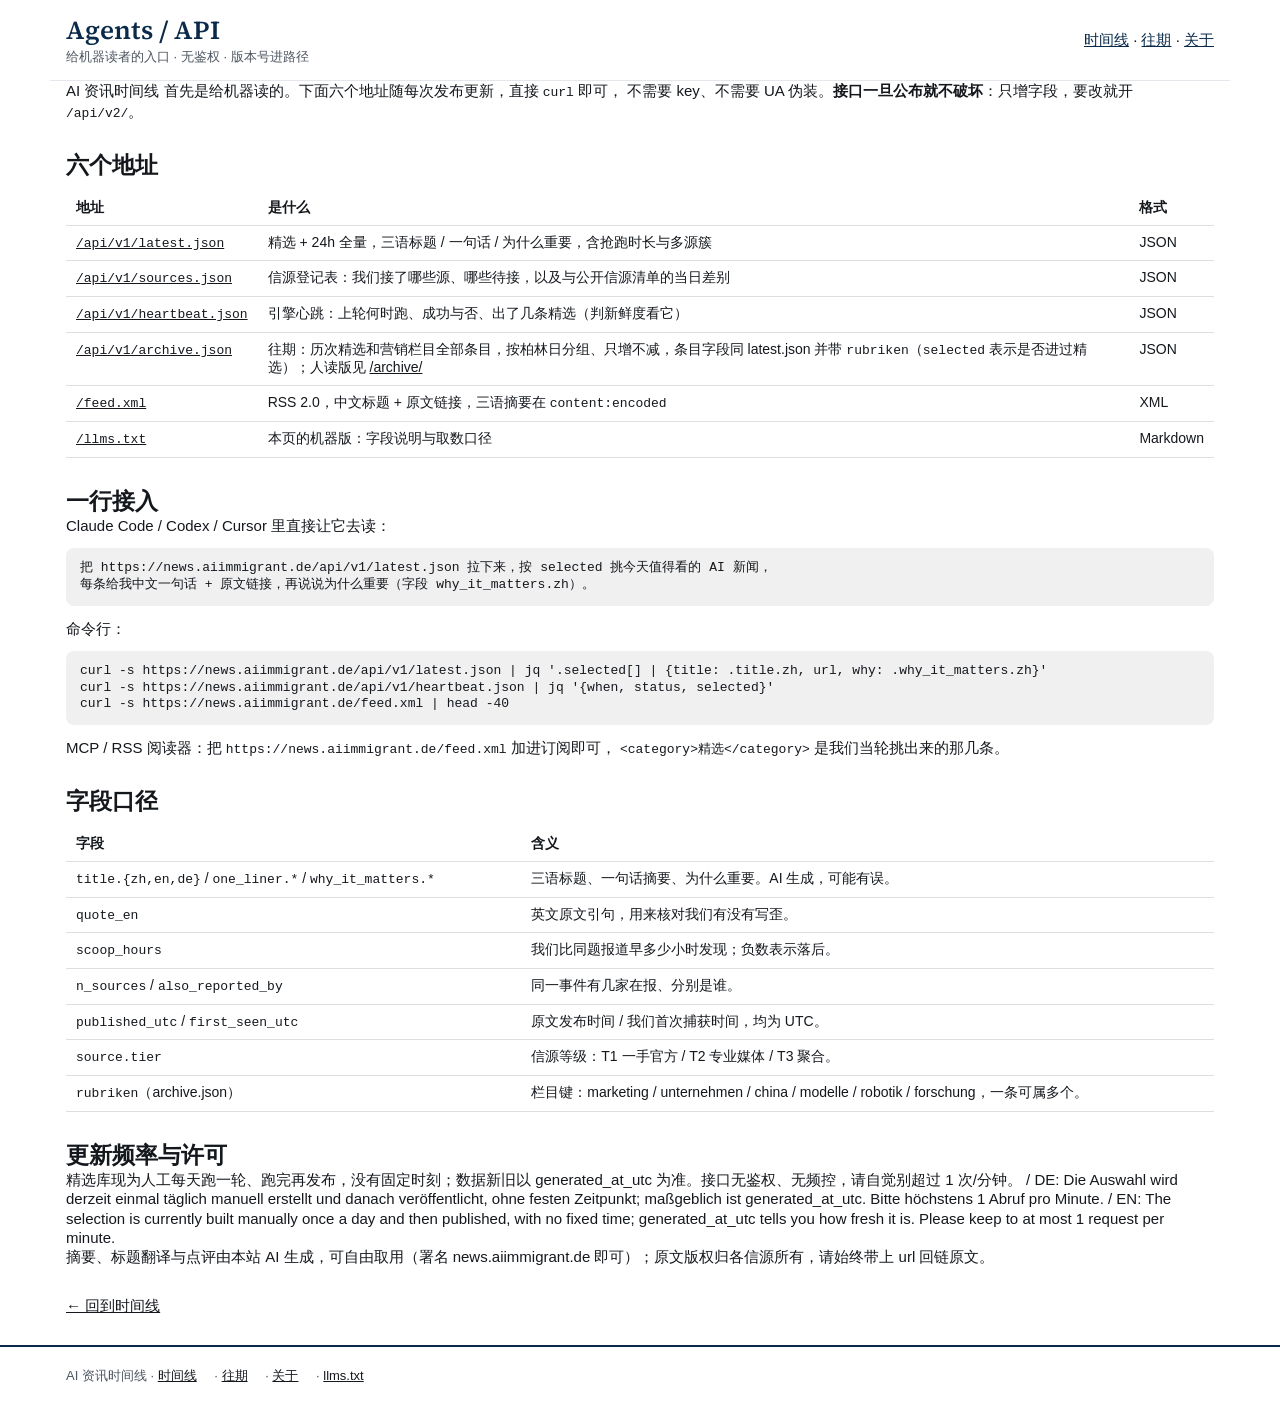
<file: agents/index.html>
<!doctype html>
<html lang="zh-CN">
<head>
<meta charset="utf-8">
<meta name="viewport" content="width=device-width, initial-scale=1, viewport-fit=cover">
<script>(function(){var r=document.documentElement;r.className+=" js";try{if(localStorage.getItem("kin-theme")==="dark")r.setAttribute("data-theme","dark")}catch(e){}})();</script>
<title>Agents / API · AI 资讯时间线</title>
<meta name="description" content="AI 资讯时间线 给 LLM 与 agent 的接口：RSS、JSON API、llms.txt，无需鉴权。">
<link rel="canonical" href="https://news.aiimmigrant.de/agents/">
<link rel="stylesheet" href="/assets/style.css">
<link rel="alternate" type="application/rss+xml" title="AI 资讯时间线" href="/feed.xml">
<style>
.api table { width:100%; border-collapse:collapse; font-size:14px; margin:10px 0 22px; }
.api th,.api td { text-align:left; padding:8px 10px; border-bottom:1px solid rgba(128,128,128,.25); vertical-align:top; }
.api code, .api pre { font-family: ui-monospace, SFMono-Regular, Menlo, monospace; font-size:13px; }
.api pre { padding:12px 14px; border-radius:8px; overflow-x:auto; background:rgba(128,128,128,.12); }
.api h2 { margin-top:30px; }
</style>
</head>
<body>
<header class="site container">
  <div>
    <h1>Agents / API</h1>
    <p class="tagline">给机器读者的入口 · 无鉴权 · 版本号进路径</p>
  </div>
  <nav><a href="/">时间线</a> · <a href="/archive/">往期</a> · <a href="/about.html">关于</a></nav>
</header>

<main class="container api" id="main">
  <p>AI 资讯时间线 首先是给机器读的。下面六个地址随每次发布更新，直接 <code>curl</code> 即可，
  不需要 key、不需要 UA 伪装。<strong>接口一旦公布就不破坏</strong>：只增字段，要改就开 <code>/api/v2/</code>。</p>

  <h2>六个地址</h2>
  <table>
    <tr><th>地址</th><th>是什么</th><th>格式</th></tr>
    <tr><td><a href="/api/v1/latest.json"><code>/api/v1/latest.json</code></a></td>
        <td>精选 + 24h 全量，三语标题 / 一句话 / 为什么重要，含抢跑时长与多源簇</td><td>JSON</td></tr>
    <tr><td><a href="/api/v1/sources.json"><code>/api/v1/sources.json</code></a></td>
        <td>信源登记表：我们接了哪些源、哪些待接，以及与公开信源清单的当日差别</td><td>JSON</td></tr>
    <tr><td><a href="/api/v1/heartbeat.json"><code>/api/v1/heartbeat.json</code></a></td>
        <td>引擎心跳：上轮何时跑、成功与否、出了几条精选（判新鲜度看它）</td><td>JSON</td></tr>
    <tr><td><a href="/api/v1/archive.json"><code>/api/v1/archive.json</code></a></td>
        <td>往期：历次精选和营销栏目全部条目，按柏林日分组、只增不减，条目字段同 latest.json 并带 <code>rubriken</code>（<code>selected</code> 表示是否进过精选）；人读版见 <a href="/archive/">/archive/</a></td><td>JSON</td></tr>
    <tr><td><a href="/feed.xml"><code>/feed.xml</code></a></td>
        <td>RSS 2.0，中文标题 + 原文链接，三语摘要在 <code>content:encoded</code></td><td>XML</td></tr>
    <tr><td><a href="/llms.txt"><code>/llms.txt</code></a></td>
        <td>本页的机器版：字段说明与取数口径</td><td>Markdown</td></tr>
  </table>

  <h2>一行接入</h2>
  <p>Claude Code / Codex / Cursor 里直接让它去读：</p>
  <pre>把 https://news.aiimmigrant.de/api/v1/latest.json 拉下来，按 selected 挑今天值得看的 AI 新闻，
每条给我中文一句话 + 原文链接，再说说为什么重要（字段 why_it_matters.zh）。</pre>
  <p>命令行：</p>
  <pre>curl -s https://news.aiimmigrant.de/api/v1/latest.json | jq '.selected[] | {title: .title.zh, url, why: .why_it_matters.zh}'
curl -s https://news.aiimmigrant.de/api/v1/heartbeat.json | jq '{when, status, selected}'
curl -s https://news.aiimmigrant.de/feed.xml | head -40</pre>
  <p>MCP / RSS 阅读器：把 <code>https://news.aiimmigrant.de/feed.xml</code> 加进订阅即可，
  <code>&lt;category&gt;精选&lt;/category&gt;</code> 是我们当轮挑出来的那几条。</p>

  <h2>字段口径</h2>
  <table>
    <tr><th>字段</th><th>含义</th></tr>
    <tr><td><code>title.{zh,en,de}</code> / <code>one_liner.*</code> / <code>why_it_matters.*</code></td>
        <td>三语标题、一句话摘要、为什么重要。AI 生成，可能有误。</td></tr>
    <tr><td><code>quote_en</code></td><td>英文原文引句，用来核对我们有没有写歪。</td></tr>
    <tr><td><code>scoop_hours</code></td><td>我们比同题报道早多少小时发现；负数表示落后。</td></tr>
    <tr><td><code>n_sources</code> / <code>also_reported_by</code></td><td>同一事件有几家在报、分别是谁。</td></tr>
    <tr><td><code>published_utc</code> / <code>first_seen_utc</code></td><td>原文发布时间 / 我们首次捕获时间，均为 UTC。</td></tr>
    <tr><td><code>source.tier</code></td><td>信源等级：T1 一手官方 / T2 专业媒体 / T3 聚合。</td></tr>
    <tr><td><code>rubriken</code>（archive.json）</td><td>栏目键：marketing / unternehmen / china / modelle / robotik / forschung，一条可属多个。</td></tr>
  </table>

  <h2>更新频率与许可</h2>
  <p>精选库现为人工每天跑一轮、跑完再发布，没有固定时刻；数据新旧以 generated_at_utc 为准。接口无鉴权、无频控，请自觉别超过 1 次/分钟。 / DE: Die Auswahl wird derzeit einmal täglich manuell erstellt und danach veröffentlicht, ohne festen Zeitpunkt; maßgeblich ist generated_at_utc. Bitte höchstens 1 Abruf pro Minute. / EN: The selection is currently built manually once a day and then published, with no fixed time; generated_at_utc tells you how fresh it is. Please keep to at most 1 request per minute.</p>
  <p>摘要、标题翻译与点评由本站 AI 生成，可自由取用（署名 news.aiimmigrant.de 即可）；原文版权归各信源所有，请始终带上 url 回链原文。</p>
  <p style="margin-top:30px"><a href="/">← 回到时间线</a></p>
</main>

<footer>
  <div class="container">
    <div class="links">AI 资讯时间线 · <a href="/">时间线</a> · <a href="/archive/">往期</a> · <a href="/about.html">关于</a> · <a href="/llms.txt">llms.txt</a></div>
  </div>
</footer>
</body>
</html>
</file>
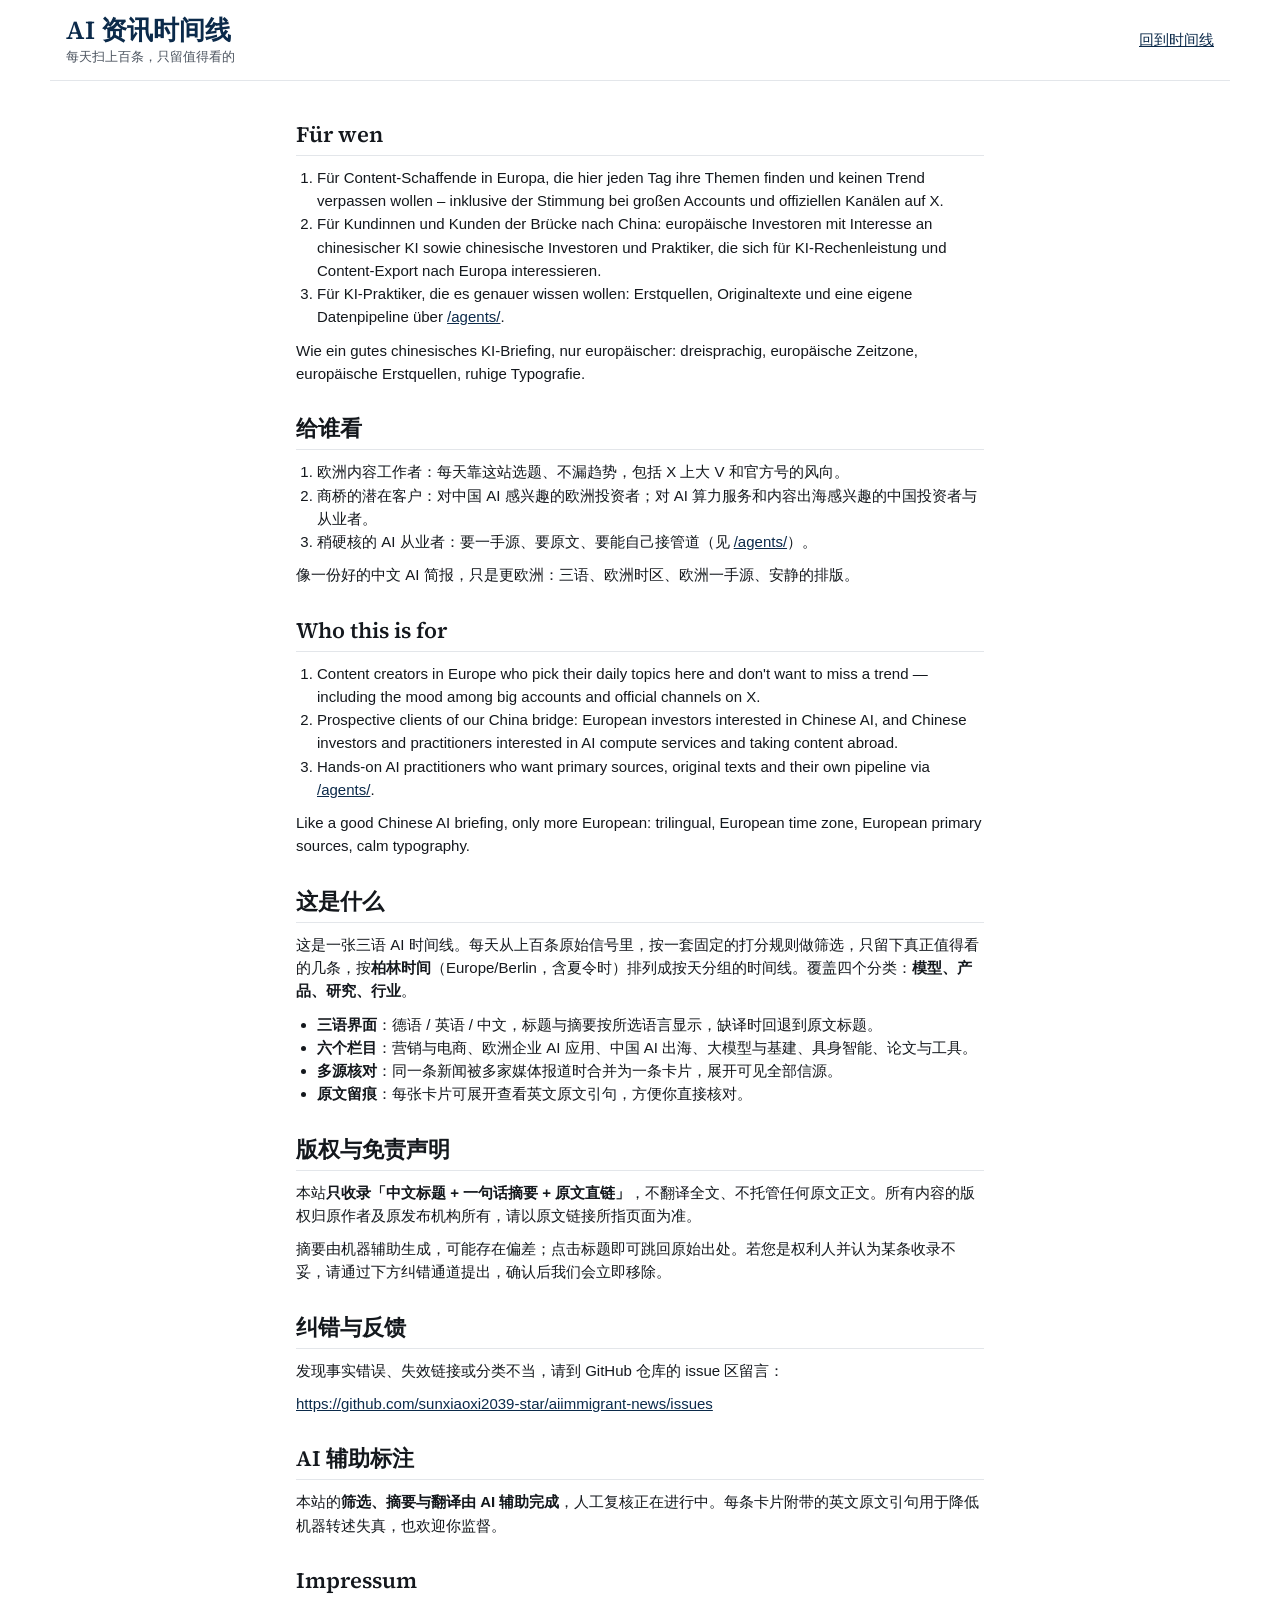
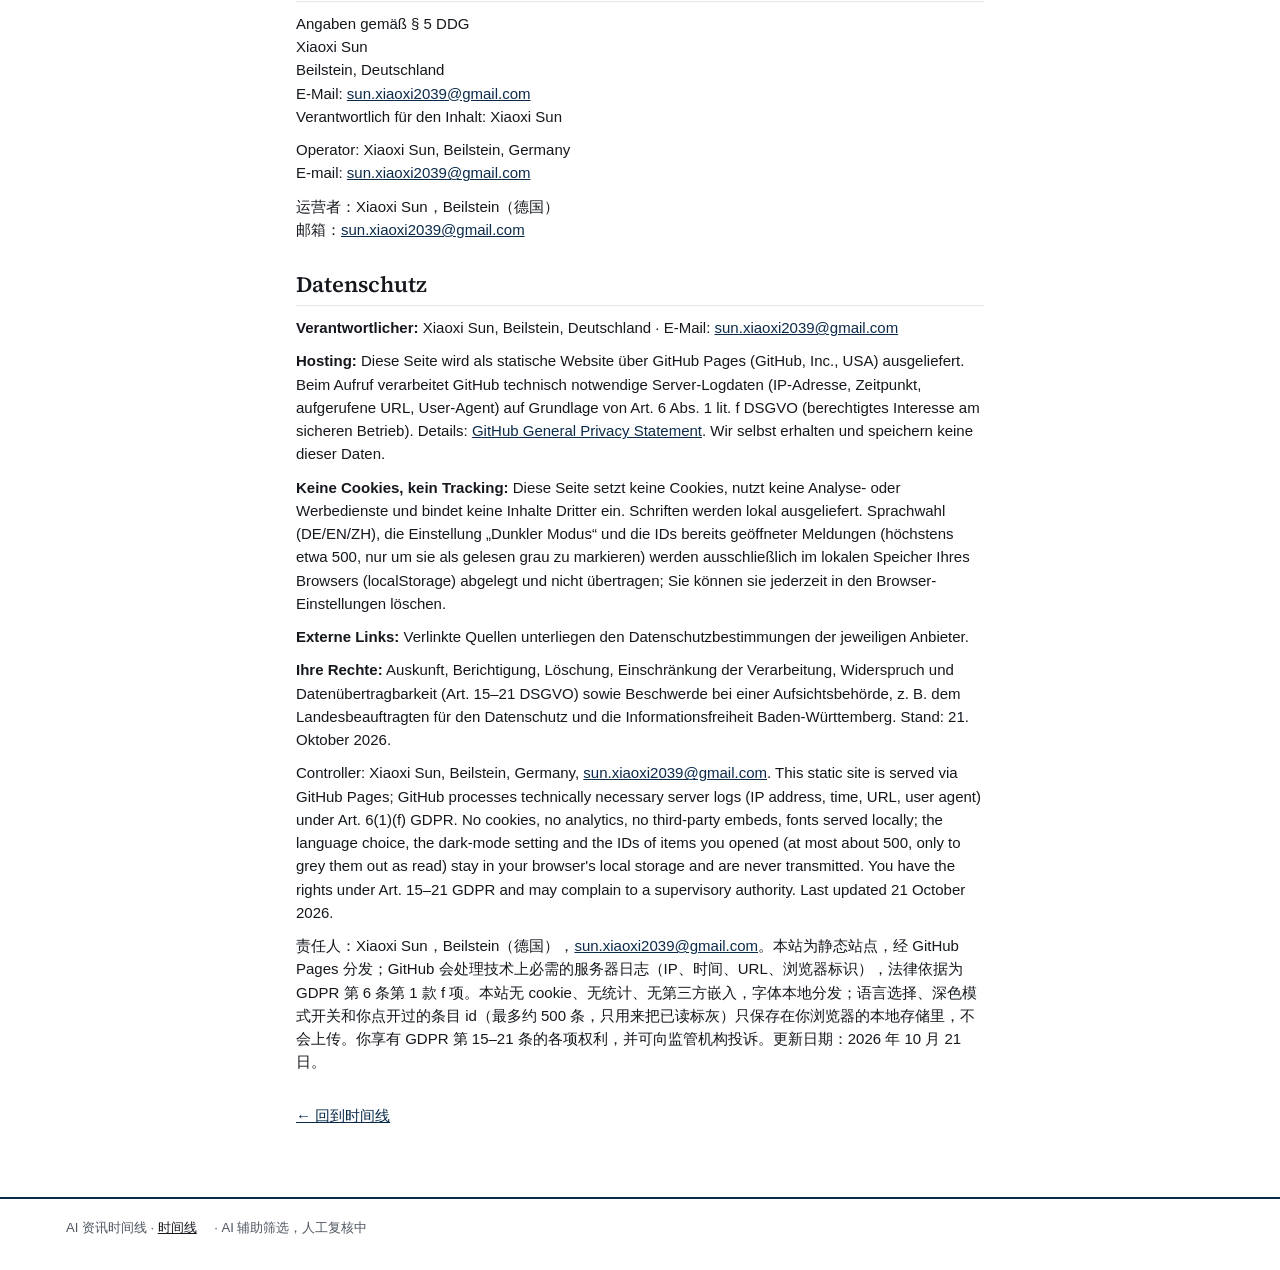
<file: about.html>
<!doctype html>
<html lang="zh-CN">
<head>
<meta charset="utf-8">
<meta name="viewport" content="width=device-width, initial-scale=1, viewport-fit=cover">
<script>(function(){var r=document.documentElement;r.className+=" js";try{if(localStorage.getItem("kin-theme")==="dark")r.setAttribute("data-theme","dark")}catch(e){}})();</script>
<title>KI-Nachrichten · Was heute in der KI zählt</title>
<meta name="description" content="给中文读者的 AI 时间线：模型 / 产品 / 研究 / 行业，按柏林时间排列，标注抢跑时长与多源报道，每条卡片可展开核对英文原文引句。">
<link rel="canonical" href="https://news.aiimmigrant.de/">
<meta property="og:site_name" content="AI 资讯时间线">
<meta property="og:title" content="KI-Nachrichten · Was heute in der KI zählt">
<meta property="og:description" content="给中文读者的 AI 时间线：模型 / 产品 / 研究 / 行业，按柏林时间排列，标注抢跑时长与多源报道，每条卡片可展开核对英文原文引句。">
<link rel="stylesheet" href="assets/style.css">
<link rel="alternate" type="application/rss+xml" title="AI 资讯时间线" href="/feed.xml">
<link rel="alternate" type="application/json" title="AI 资讯时间线 · API v1" href="/api/v1/latest.json">
</head>
<body>

<header class="site container">
  <div>
    <h1>AI 资讯时间线</h1>
    <p class="tagline">每天扫上百条，只留值得看的</p>
  </div>
  <nav><a href="index.html">回到时间线</a></nav>
</header>

<main class="prose">
  <section id="fuer-wen">
  <h2 lang="de">Für wen</h2>
  <ol lang="de">
    <li>Für Content-Schaffende in Europa, die hier jeden Tag ihre Themen finden und keinen Trend verpassen wollen – inklusive der Stimmung bei großen Accounts und offiziellen Kanälen auf X.</li>
    <li>Für Kundinnen und Kunden der Brücke nach China: europäische Investoren mit Interesse an chinesischer KI sowie chinesische Investoren und Praktiker, die sich für KI-Rechenleistung und Content-Export nach Europa interessieren.</li>
    <li>Für KI-Praktiker, die es genauer wissen wollen: Erstquellen, Originaltexte und eine eigene Datenpipeline über <a href="agents/">/agents/</a>.</li>
  </ol>
  <p lang="de">Wie ein gutes chinesisches KI-Briefing, nur europäischer: dreisprachig, europäische Zeitzone, europäische Erstquellen, ruhige Typografie.</p>

  <h2>给谁看</h2>
  <ol>
    <li>欧洲内容工作者：每天靠这站选题、不漏趋势，包括 X 上大 V 和官方号的风向。</li>
    <li>商桥的潜在客户：对中国 AI 感兴趣的欧洲投资者；对 AI 算力服务和内容出海感兴趣的中国投资者与从业者。</li>
    <li>稍硬核的 AI 从业者：要一手源、要原文、要能自己接管道（见 <a href="agents/">/agents/</a>）。</li>
  </ol>
  <p>像一份好的中文 AI 简报，只是更欧洲：三语、欧洲时区、欧洲一手源、安静的排版。</p>

  <h2 lang="en">Who this is for</h2>
  <ol lang="en">
    <li>Content creators in Europe who pick their daily topics here and don't want to miss a trend — including the mood among big accounts and official channels on X.</li>
    <li>Prospective clients of our China bridge: European investors interested in Chinese AI, and Chinese investors and practitioners interested in AI compute services and taking content abroad.</li>
    <li>Hands-on AI practitioners who want primary sources, original texts and their own pipeline via <a href="agents/">/agents/</a>.</li>
  </ol>
  <p lang="en">Like a good Chinese AI briefing, only more European: trilingual, European time zone, European primary sources, calm typography.</p>
  </section>

  <h2>这是什么</h2>
  <p>这是一张三语 AI 时间线。每天从上百条原始信号里，按一套固定的打分规则做筛选，只留下真正值得看的几条，按<strong>柏林时间</strong>（Europe/Berlin，含夏令时）排列成按天分组的时间线。覆盖四个分类：<strong>模型、产品、研究、行业</strong>。</p>
  <ul>
    <li><strong>三语界面</strong>：德语 / 英语 / 中文，标题与摘要按所选语言显示，缺译时回退到原文标题。</li>
    <li><strong>六个栏目</strong>：营销与电商、欧洲企业 AI 应用、中国 AI 出海、大模型与基建、具身智能、论文与工具。</li>
    <li><strong>多源核对</strong>：同一条新闻被多家媒体报道时合并为一条卡片，展开可见全部信源。</li>
    <li><strong>原文留痕</strong>：每张卡片可展开查看英文原文引句，方便你直接核对。</li>
  </ul>

  <h2>版权与免责声明</h2>
  <p>本站<strong>只收录「中文标题 + 一句话摘要 + 原文直链」</strong>，不翻译全文、不托管任何原文正文。所有内容的版权归原作者及原发布机构所有，请以原文链接所指页面为准。</p>
  <p>摘要由机器辅助生成，可能存在偏差；点击标题即可跳回原始出处。若您是权利人并认为某条收录不妥，请通过下方纠错通道提出，确认后我们会立即移除。</p>

  <h2>纠错与反馈</h2>
  <p>发现事实错误、失效链接或分类不当，请到 GitHub 仓库的 issue 区留言：</p>
  <p><a href="https://github.com/sunxiaoxi2039-star/aiimmigrant-news/issues" target="_blank" rel="noopener noreferrer">https://github.com/sunxiaoxi2039-star/aiimmigrant-news/issues</a></p>

  <h2>AI 辅助标注</h2>
  <p>本站的<strong>筛选、摘要与翻译由 AI 辅助完成</strong>，人工复核正在进行中。每条卡片附带的英文原文引句用于降低机器转述失真，也欢迎你监督。</p>

  <h2 id="impressum">Impressum</h2>
  <p lang="de">Angaben gemäß § 5 DDG<br>Xiaoxi Sun<br>Beilstein, Deutschland<br>E-Mail: <a href="mailto:sun.xiaoxi2039@gmail.com">sun.xiaoxi2039@gmail.com</a><br>Verantwortlich für den Inhalt: Xiaoxi Sun</p>
  <p lang="en">Operator: Xiaoxi Sun, Beilstein, Germany<br>E-mail: <a href="mailto:sun.xiaoxi2039@gmail.com">sun.xiaoxi2039@gmail.com</a></p>
  <p>运营者：Xiaoxi Sun，Beilstein（德国）<br>邮箱：<a href="mailto:sun.xiaoxi2039@gmail.com">sun.xiaoxi2039@gmail.com</a></p>

  <h2 id="datenschutz">Datenschutz</h2>
  <p lang="de"><strong>Verantwortlicher:</strong> Xiaoxi Sun, Beilstein, Deutschland · E-Mail: <a href="mailto:sun.xiaoxi2039@gmail.com">sun.xiaoxi2039@gmail.com</a></p>
  <p lang="de"><strong>Hosting:</strong> Diese Seite wird als statische Website über GitHub Pages (GitHub, Inc., USA) ausgeliefert. Beim Aufruf verarbeitet GitHub technisch notwendige Server-Logdaten (IP-Adresse, Zeitpunkt, aufgerufene URL, User-Agent) auf Grundlage von Art. 6 Abs. 1 lit. f DSGVO (berechtigtes Interesse am sicheren Betrieb). Details: <a href="https://docs.github.com/site-policy/privacy-policies/github-general-privacy-statement" rel="noopener">GitHub General Privacy Statement</a>. Wir selbst erhalten und speichern keine dieser Daten.</p>
  <p lang="de"><strong>Keine Cookies, kein Tracking:</strong> Diese Seite setzt keine Cookies, nutzt keine Analyse- oder Werbedienste und bindet keine Inhalte Dritter ein. Schriften werden lokal ausgeliefert. Sprachwahl (DE/EN/ZH), die Einstellung „Dunkler Modus“ und die IDs bereits geöffneter Meldungen (höchstens etwa 500, nur um sie als gelesen grau zu markieren) werden ausschließlich im lokalen Speicher Ihres Browsers (localStorage) abgelegt und nicht übertragen; Sie können sie jederzeit in den Browser-Einstellungen löschen.</p>
  <p lang="de"><strong>Externe Links:</strong> Verlinkte Quellen unterliegen den Datenschutzbestimmungen der jeweiligen Anbieter.</p>
  <p lang="de"><strong>Ihre Rechte:</strong> Auskunft, Berichtigung, Löschung, Einschränkung der Verarbeitung, Widerspruch und Datenübertragbarkeit (Art. 15–21 DSGVO) sowie Beschwerde bei einer Aufsichtsbehörde, z. B. dem Landesbeauftragten für den Datenschutz und die Informationsfreiheit Baden-Württemberg. Stand: 21. Oktober 2026.</p>
  <p lang="en">Controller: Xiaoxi Sun, Beilstein, Germany, <a href="mailto:sun.xiaoxi2039@gmail.com">sun.xiaoxi2039@gmail.com</a>. This static site is served via GitHub Pages; GitHub processes technically necessary server logs (IP address, time, URL, user agent) under Art. 6(1)(f) GDPR. No cookies, no analytics, no third-party embeds, fonts served locally; the language choice, the dark-mode setting and the IDs of items you opened (at most about 500, only to grey them out as read) stay in your browser's local storage and are never transmitted. You have the rights under Art. 15–21 GDPR and may complain to a supervisory authority. Last updated 21 October 2026.</p>
  <p>责任人：Xiaoxi Sun，Beilstein（德国），<a href="mailto:sun.xiaoxi2039@gmail.com">sun.xiaoxi2039@gmail.com</a>。本站为静态站点，经 GitHub Pages 分发；GitHub 会处理技术上必需的服务器日志（IP、时间、URL、浏览器标识），法律依据为 GDPR 第 6 条第 1 款 f 项。本站无 cookie、无统计、无第三方嵌入，字体本地分发；语言选择、深色模式开关和你点开过的条目 id（最多约 500 条，只用来把已读标灰）只保存在你浏览器的本地存储里，不会上传。你享有 GDPR 第 15–21 条的各项权利，并可向监管机构投诉。更新日期：2026 年 10 月 21 日。</p>

  <p style="margin-top:30px"><a href="index.html">← 回到时间线</a></p>
</main>

<footer>
  <div class="container">
    <div class="links">AI 资讯时间线 · <a href="index.html">时间线</a> · AI 辅助筛选，人工复核中</div>
  </div>
</footer>
</body>
</html>
</file>
<file: assets/style.css>
/* AI 资讯时间线 · 样式（生成器产出，勿手改：generator/build.py）
   版式 A「报纸版」（2026-10-21 店主选定）：单一品牌色 + 黑白灰，细分隔线，衬线标题。
   颜色全部在 token 里；默认白色，深色只由 [data-theme="dark"] 触发，不跟系统自动切换。 */
@font-face {
  font-family: "SiteSerif";
  src: url("fonts/SourceSerif4.woff2") format("woff2");
  font-weight: 400 700; font-style: normal; font-display: swap;
}

/* ===== 1. token ===== */
:root {
  color-scheme: light;
  --bg: #fff; --fg: #14181d; --muted: #4d5560; --faint: #69727d;
  --line: #e3e6ea; --line-2: #c5cbd2; --hover: #f3f5f7;
  --brand: #0b2a4a; --brand-rgb: 11 42 74;
  --ok: #1b7f4c; --idle: #99a1aa; --focus: #0b2a4a;
  --serif: "SiteSerif", "Iowan Old Style", "Palatino Linotype", Palatino, "Songti SC", "Noto Serif CJK SC", "Source Han Serif SC", Georgia, "Times New Roman", serif;
  --sans: -apple-system, BlinkMacSystemFont, "Segoe UI", Roboto, "Helvetica Neue", Arial, "PingFang SC", "Hiragino Sans GB", "Microsoft YaHei", "Noto Sans CJK SC", sans-serif;
  /* 旧名别名：关于页 / 404 / agents 页沿用 */
  --ink: var(--fg); --sub: var(--muted); --soft: var(--hover);
}
:root[data-theme="dark"] {
  color-scheme: dark;
  --bg: #0f1318; --fg: #e8ebef; --muted: #b3bbc5; --faint: #8c95a0;
  --line: #262c35; --line-2: #3b434e; --hover: #171c23;
  --brand: #8fb4dc; --brand-rgb: 143 180 220;
  --ok: #4cc38a; --idle: #6c7580; --focus: #8fb4dc;
}

/* ===== 2. 共用：重置与部件 ===== */
*, *::before, *::after { box-sizing: border-box; }
html { -webkit-text-size-adjust: 100%; text-size-adjust: 100%; scroll-padding-top: 100px; }
body { margin: 0; background: var(--bg); color: var(--fg); font-family: var(--sans); font-size: 15px; line-height: 1.28; overflow-x: hidden; }
[hidden] { display: none !important; }
html:not(.js) .js-only { display: none !important; }
a { color: inherit; }
button, input { font: inherit; color: inherit; }
button { cursor: pointer; }
ul, ol { margin: 0; padding: 0; list-style: none; }
h1, h2, h3, h4, p { margin: 0; }
:focus-visible { outline: 2px solid var(--focus); outline-offset: 2px; }
.sheet { padding-left: max(16px, env(safe-area-inset-left, 0px)); padding-right: max(16px, env(safe-area-inset-right, 0px));
  padding-top: max(8px, env(safe-area-inset-top, 0px)); padding-bottom: max(40px, calc(24px + env(safe-area-inset-bottom, 0px))); overflow-x: clip; }
.wrap { max-width: 1180px; margin-inline: auto; min-width: 0; }
.container { max-width: 1180px; margin: 0 auto; padding: 0 16px; }

.seg { display: inline-flex; gap: 2px; min-width: 0; }
.seg button { background: none; border: 0; border-bottom: 2px solid transparent; border-radius: 0; padding: 4px 8px; min-height: 32px; color: var(--muted); font-size: 13px; font-weight: 600; }
.seg button:hover { color: var(--fg); }
.seg button[aria-pressed="true"] { color: var(--fg); border-bottom-color: var(--brand); }

/* ① 顶栏（窄屏：报头 / 日期 / 工具三行；≥640 两行；≥960 一行） */
.topbar { position: sticky; top: 0; z-index: 20; display: grid; align-items: center; column-gap: 12px; row-gap: 2px;
  grid-template-columns: minmax(0, 1fr); grid-template-areas: "mark" "meta" "tools";
  padding-block: 8px; background: var(--bg); border-top: 1px solid var(--fg); border-bottom: 1px solid var(--line); }
.wordmark { grid-area: mark; display: block; min-width: 0; text-decoration: none; color: var(--brand); text-align: center;
  font-family: var(--serif); font-weight: 700; font-size: 26px; line-height: 1.05; letter-spacing: -.01em; }
.wordmark:hover { text-decoration: none; }
.wm-main { display: block; }
.wm-sub { display: none; margin-top: 3px; font: 500 10px/1.3 var(--sans); letter-spacing: .14em; text-transform: uppercase; color: var(--faint); }
.tb-meta { grid-area: meta; display: flex; flex-wrap: wrap; align-items: center; justify-content: space-between; gap: 0 10px; min-width: 0; font-size: 12px; color: var(--muted); }
.tb-date { white-space: nowrap; font-variant-numeric: tabular-nums; }
.fresh { display: inline-flex; align-items: center; gap: 5px; white-space: nowrap; }
.dot { display: inline-block; flex: none; width: 7px; height: 7px; border-radius: 50%; background: var(--idle); }
.fresh[data-state="fresh"] .dot { background: var(--ok); }
.tb-tools { grid-area: tools; display: flex; align-items: center; gap: 8px; min-width: 0; }
.search { flex: 1 1 120px; min-width: 0; margin: 0; }
.search input { display: block; width: 100%; min-width: 0; height: 32px; padding: 0 9px; border: 1px solid var(--line-2); border-radius: 3px; background: var(--bg); color: var(--fg); font-size: 14px; -webkit-appearance: none; appearance: none; }
.search input::placeholder { color: var(--faint); }
.icon-btn { flex: none; display: inline-flex; align-items: center; justify-content: center; width: 32px; height: 32px; padding: 0; background: none; border: 1px solid var(--line-2); border-radius: 3px; color: var(--fg); font-size: 16px; line-height: 1; }
.icon-btn:hover { background: var(--hover); }
.icon-btn[aria-pressed="true"] { border-color: var(--brand); color: var(--brand); }
.q-status { margin-top: 10px; font-size: 13px; color: var(--muted); }
.linklike { padding: 0 0 0 8px; background: none; border: 0; color: var(--brand); font-size: inherit; text-decoration: underline; }

/* ② 卡片（全站唯一一种） */
.card { min-width: 0; padding: 13.5px 0; border-bottom: 1px solid var(--line); }
.eyebrow { margin: 0 0 .3em; color: var(--faint); overflow-wrap: anywhere; font-size: 12px; letter-spacing: .02em; }
.eyebrow .cat { color: var(--brand); font-weight: 700; }
.tag { display: inline-block; margin-left: 6px; padding: 0 4px; border: 1px solid var(--line-2); border-radius: 2px; font-size: .82em; line-height: 1.35; font-weight: 600; color: var(--muted); white-space: nowrap; vertical-align: 1px; }
.title { display: -webkit-box; -webkit-box-orient: vertical; -webkit-line-clamp: 3; line-clamp: 3; overflow: hidden; overflow-wrap: anywhere; hyphens: auto;
  font: 700 19px/1.14 var(--serif); letter-spacing: -.005em; }
.title a { color: var(--fg); text-decoration: none; }
.title a:hover { text-decoration: underline; text-decoration-thickness: 1px; text-underline-offset: .15em; }
.oneliner { margin-top: .4em; color: var(--fg); overflow-wrap: anywhere; font-size: 15px; line-height: 1.3; }
.why { margin-top: .3em; color: var(--muted); overflow-wrap: anywhere; font-size: 13.5px; line-height: 1.3; }
.times { display: flex; flex-wrap: wrap; align-items: baseline; gap: 2px 14px; margin-top: .5em; color: var(--faint); font-size: 12px; }
.times .tm { white-space: nowrap; }
details.srcs[open] { flex-basis: 100%; }
details.srcs > summary, details.quote > summary { cursor: pointer; color: var(--muted); font-size: 12.5px; }
details.srcs ul { margin-top: .3em; padding-left: 1.1em; list-style: disc; }
details.srcs li { padding: 1px 0; }
details.quote { margin-top: .4em; }
details.quote blockquote { margin: .4em 0 0; padding-left: .8em; border-left: 2px solid var(--line-2); color: var(--muted); font-style: italic; overflow-wrap: anywhere; font-size: 13px; line-height: 1.3; }
.actions { display: flex; flex-wrap: wrap; gap: 0 16px; margin-top: .3em; font-size: 12.5px; }
.act { display: inline-flex; align-items: center; min-height: 30px; padding: 0; background: none; border: 0; color: var(--muted); text-decoration: underline; text-decoration-thickness: 1px; text-underline-offset: .2em; }
.act:hover { color: var(--fg); }
a.act.go::after { content: "\00a0\2197"; }
/* 已读变灰：点开过的条目，标题和摘要退成浅灰（两套颜色下对比度均 ≥ 4.5:1） */
.card.is-read .title a, .card.is-read .oneliner, .card.is-read .why { color: var(--faint); }
.card.is-read .eyebrow .cat { color: var(--faint); }

/* ③ 区块与头版 */
.sec { margin-top: 44px; scroll-margin-top: 100px; }
.sec-head { display: flex; align-items: baseline; justify-content: space-between; flex-wrap: wrap; gap: 4px 14px; padding: 6px 0 5px; border-top: 2px solid var(--brand); }
.blk-h { min-width: 0; font: 700 18px/1.2 var(--serif); color: var(--brand); }
.blk-h small { font: inherit; font-size: .72em; font-weight: 500; color: var(--faint); margin-left: 8px; letter-spacing: 0; text-transform: none; }
.empty { padding: 10px 0; color: var(--faint); }
.fine, .tl-note { margin-top: 2px; font-size: 12.5px; color: var(--faint); }
.front { margin-top: 20px; display: grid; grid-template-columns: minmax(0, 1fr); gap: 20px 0; }
.card-lead { padding-top: 12px; }
.card-lead .title { font-size: 30px; line-height: 1.1; }
.card-lead .oneliner { margin-top: .5em; font-size: 17px; }
.card-lead .why { font-size: 14.5px; }
.card-lead .eyebrow { font-size: 12.5px; }
.top-list { counter-reset: n; }
.top-list > li { counter-increment: n; display: grid; grid-template-columns: 24px minmax(0, 1fr); column-gap: 8px; border-bottom: 1px solid var(--line); }
.top-list > li::before { content: counter(n); padding-top: 13px; font: 700 20px/1.1 var(--serif); color: var(--brand); }
.top-list > li:last-child { border-bottom: 0; }
.top-list .card { border-bottom: 0; }

/* ④ 营销块：默认 24 小时，可展开到 7 天，链接到往期 */
.mk-more { display: flex; flex-wrap: wrap; align-items: center; gap: 6px 18px; padding: 12px 0 0; font-size: 13.5px; }
.mk-more a { color: var(--brand); font-weight: 600; text-decoration: underline; text-underline-offset: .2em; }
.btn-line { background: none; color: var(--brand); border: 1px solid var(--line-2); border-radius: 2px; padding: 7px 14px; font-size: 13.5px; font-weight: 600; }
.btn-line:hover { background: var(--hover); }

/* ⑤ 时间线 */
.day-group { min-width: 0; }
.day { margin-top: 16px; padding-bottom: 5px; border-bottom: 1px solid var(--fg); font: 700 12px/1.3 var(--sans); letter-spacing: .06em; text-transform: uppercase; color: var(--muted); scroll-margin-top: 100px; }
.day .n { margin-left: 6px; font-weight: 500; letter-spacing: 0; text-transform: none; color: var(--faint); }
.tl-note .chip { display: inline-flex; align-items: center; margin-left: 10px; padding: 0 0 0 8px; border: 1px solid var(--line-2); border-radius: 2px; color: var(--fg); }
.tl-note .chip .linklike { padding: 0 8px; min-height: 24px; }
.more { display: block; margin: 20px auto 0; background: none; color: var(--brand); border: 1px solid var(--line-2); border-radius: 2px; padding: 9px 20px; font-size: 14px; font-weight: 600; }
.more:hover { background: var(--hover); }

/* ⑥ 栏目（六个 Rubriken，点一下筛时间线） */
.cat-list { display: grid; grid-template-columns: repeat(2, minmax(0, 1fr)); margin-top: 2px; border-bottom: 1px solid var(--line); }
.cat-list > li { border-top: 1px solid var(--line); min-width: 0; }
.cat-list > li:nth-child(even) { border-left: 1px solid var(--line); }
.cat-btn { display: block; width: 100%; padding: 12px 6px; background: none; border: 0; color: inherit; text-align: center; }
.cat-btn:hover { background: var(--hover); }
.cat-btn[aria-pressed="true"] .cat-name { text-decoration: underline; text-decoration-color: var(--brand); text-decoration-thickness: 2px; text-underline-offset: 4px; }
.cat-name { display: block; font: 700 15px/1.2 var(--serif); color: var(--fg); }
.cat-n { display: block; margin-top: 2px; font: 700 30px/1.05 var(--serif); color: var(--brand); }
.cat-sub { display: block; font-size: 11.5px; letter-spacing: .04em; color: var(--faint); }

/* ⑦ 热度地图（服务端渲染，放在 details 里；单色透明度色阶） */
.heatwrap > summary { cursor: pointer; list-style: none; }
.heatwrap > summary::-webkit-details-marker { display: none; }
.heatwrap > summary .blk-h::after { content: " +"; color: var(--faint); font-weight: 500; }
.heatwrap[open] > summary .blk-h::after { content: " \2212"; }
.heatwrap .hotbox { border: 0; padding: 0; margin: 10px 0 0; background: none; }
.heatwrap .hotbox > h2 { display: none; }
.hm-wrap { overflow-x: auto; }
table.hm { width: 100%; table-layout: fixed; border-collapse: separate; border-spacing: 3px; font-size: 11.5px; }
table.hm th { padding: 0 0 2px; font-weight: 600; color: var(--muted); text-align: center; white-space: nowrap; overflow: hidden; }
table.hm thead td { width: 92px; }
table.hm tbody th { text-align: left; font-family: var(--serif); font-size: 13px; color: var(--fg); }
table.hm td.hm-c { height: 24px; padding: 0; border-radius: 2px; text-align: center; vertical-align: middle; font-size: 11.5px; font-weight: 600; line-height: 1; color: var(--fg); background: rgb(var(--brand-rgb) / var(--a, .05)); }
.hm-0 { --a: .05; } .hm-1 { --a: .14; } .hm-2 { --a: .28; } .hm-3 { --a: .45; } .hm-4 { --a: .65; } .hm-5 { --a: .85; }
table.hm td.hm-4, table.hm td.hm-5 { color: var(--bg); }
.hm-legend { display: flex; flex-wrap: wrap; align-items: center; gap: 4px; margin-top: 8px; font-size: 11.5px; color: var(--faint); }
.hm-legend i { display: inline-block; width: 14px; height: 10px; border-radius: 2px; background: rgb(var(--brand-rgb) / var(--a, .05)); }
.hm-legend .hm-tz { margin-left: 10px; }
.hm-bars { font-size: 13px; padding-left: 20px; margin-top: 10px; list-style: decimal; }
.hm-bars li { padding: 3px 0; }
.hm-bt { display: inline-block; width: 80px; height: 6px; background: var(--hover); margin: 0 8px; vertical-align: middle; }
.hm-bt i { display: block; height: 6px; background: var(--brand); }
.hm-bn, .hm-bd { color: var(--muted); margin-right: 8px; }
html:not([lang^="zh"]) .hm-bars, html:not([lang^="zh"]) .hm-sub { display: none; }

/* ⑧ 页脚 */
.foot { margin-top: 44px; padding-top: 14px; border-top: 2px solid var(--brand); font-size: 13px; line-height: 1.3; }
.foot-links { display: flex; flex-wrap: wrap; gap: 0 16px; }
.foot-links a { display: inline-block; padding: 4px 0; color: var(--fg); text-decoration: none; }
.foot-links a:hover { text-decoration: underline; }
.foot p { margin-top: 6px; color: var(--muted); }
.upd.stale { color: #b00020; }
:root[data-theme="dark"] .upd.stale { color: #ff8a80; }
.wie { margin-top: 14px; padding-top: 10px; border-top: 1px solid var(--line); scroll-margin-top: 110px; }
.wie h2 { font: 700 16px/1.2 var(--serif); color: var(--brand); }
.wie ol { margin-top: 6px; padding-left: 1.4em; list-style: decimal; color: var(--muted); }
.wie li { padding: 2px 0; }
.noscript-box { margin-top: 24px; padding: 12px 0; color: var(--muted); border-top: 1px solid var(--line); }
.noscript-box a { color: var(--brand); text-decoration: underline; }

/* ⑨ 往期页（archive/）：按月跳转 + 按日分组，静态渲染 */
.ar-head { margin-top: 20px; }
.ar-head h1 { font: 700 28px/1.1 var(--serif); color: var(--brand); }
.ar-head p { margin-top: 6px; color: var(--muted); font-size: 13.5px; }
.ar-months { display: flex; flex-wrap: wrap; gap: 4px 16px; margin-top: 12px; padding: 8px 0; border-top: 1px solid var(--line); border-bottom: 1px solid var(--line); font-size: 13.5px; }
.ar-months a { color: var(--brand); font-weight: 600; text-decoration: none; white-space: nowrap; }
.ar-months a:hover { text-decoration: underline; }
.ar-filter { display: flex; flex-wrap: wrap; align-items: center; gap: 4px 16px; margin-top: 10px; font-size: 13.5px; scroll-margin-top: 100px; }
.ar-filter a { color: var(--muted); text-decoration: underline; text-underline-offset: .2em; }
.ar-filter a[aria-current="true"] { color: var(--fg); font-weight: 700; text-decoration-color: var(--brand); text-decoration-thickness: 2px; }
.ar-month { scroll-margin-top: 100px; }

/* ⑩ 关于页 / 404 / agents 页 */
.prose { max-width: 720px; margin: 0 auto; padding: 10px 16px 30px; line-height: 1.55; }
.prose h2 { font-family: var(--serif); font-size: 22px; margin: 26px 0 8px; padding-bottom: 4px; border-bottom: 1px solid var(--line); }
.prose p, .prose ol, .prose ul { margin: 10px 0; }
.prose ol { list-style: decimal; padding-left: 1.4em; }
.prose ul { list-style: disc; padding-left: 1.4em; }
.prose a { color: var(--brand); text-decoration: underline; }
header.site .tagline { color: var(--sub); margin: 2px 0 0; font-size: 13px; }
header.site h1 { font-family: var(--serif); color: var(--brand); margin: 0; font-size: 26px; }
header.site.container { display: flex; justify-content: space-between; align-items: center; gap: 12px; padding-top: 14px; padding-bottom: 14px; border-bottom: 1px solid var(--line); }
header.site nav a { color: var(--brand); }
footer:not(.foot) { border-top: 2px solid var(--brand); margin-top: 30px; padding: 18px 0 30px; font-size: 13px; color: var(--sub); }
footer:not(.foot) .links a { color: var(--ink); margin-right: 14px; display: inline-block; padding: 3px 0; }
.center-404 { text-align: center; padding: 60px 16px; line-height: 1.5; }
.center-404 .code { font: 700 64px var(--serif); color: var(--brand); }
.center-404 a { color: var(--brand); text-decoration: underline; }

/* ⑪ 断点 */
@media (max-width: 639px) {
  .search input { font-size: 16px; }
  .topbar.compact .tb-meta { display: none; }
  .topbar.compact .wordmark { font-size: 19px; }
}
@media (min-width: 640px) {
  .topbar { grid-template-columns: minmax(0, 1fr) minmax(0, 1fr); grid-template-areas: "mark mark" "meta tools"; }
  .wm-sub { display: block; }
  .wordmark { font-size: 30px; }
  .tb-meta { justify-content: flex-start; }
  .tb-tools { justify-content: flex-end; }
  .search { flex: 0 1 170px; }
  .cat-list { grid-template-columns: repeat(3, minmax(0, 1fr)); }
  .cat-list > li, .cat-list > li:nth-child(even) { border-left: 1px solid var(--line); border-top: 1px solid var(--fg); }
  .cat-list > li:nth-child(3n+1) { border-left: 0; }
}
@media (min-width: 900px) {
  .front { grid-template-columns: minmax(0, 2fr) minmax(0, 1fr); gap: 0 30px; }
  .blk-lead { padding-right: 30px; border-right: 1px solid var(--line); }
  .card-lead .title { font-size: 36px; }
  .day-list { columns: 2; column-gap: 30px; column-rule: 1px solid var(--line); }
  .day-list > li { break-inside: avoid; }
  .foot-cols { display: grid; grid-template-columns: minmax(0, 1fr) minmax(0, 1fr); gap: 0 30px; }
  .wie { margin-top: 0; padding-top: 0; border-top: 0; }
}
@media (min-width: 960px) {
  .topbar { grid-template-columns: minmax(0, 1fr) auto minmax(0, 1fr); grid-template-areas: "meta mark tools"; }
}
@media (min-width: 1100px) {
  .cat-list { grid-template-columns: repeat(6, minmax(0, 1fr)); }
  .cat-list > li:nth-child(3n+1) { border-left: 1px solid var(--line); }
  .cat-list > li:first-child { border-left: 0; }
}
@media (prefers-reduced-motion: reduce) { html { scroll-behavior: auto; } }
</file>
